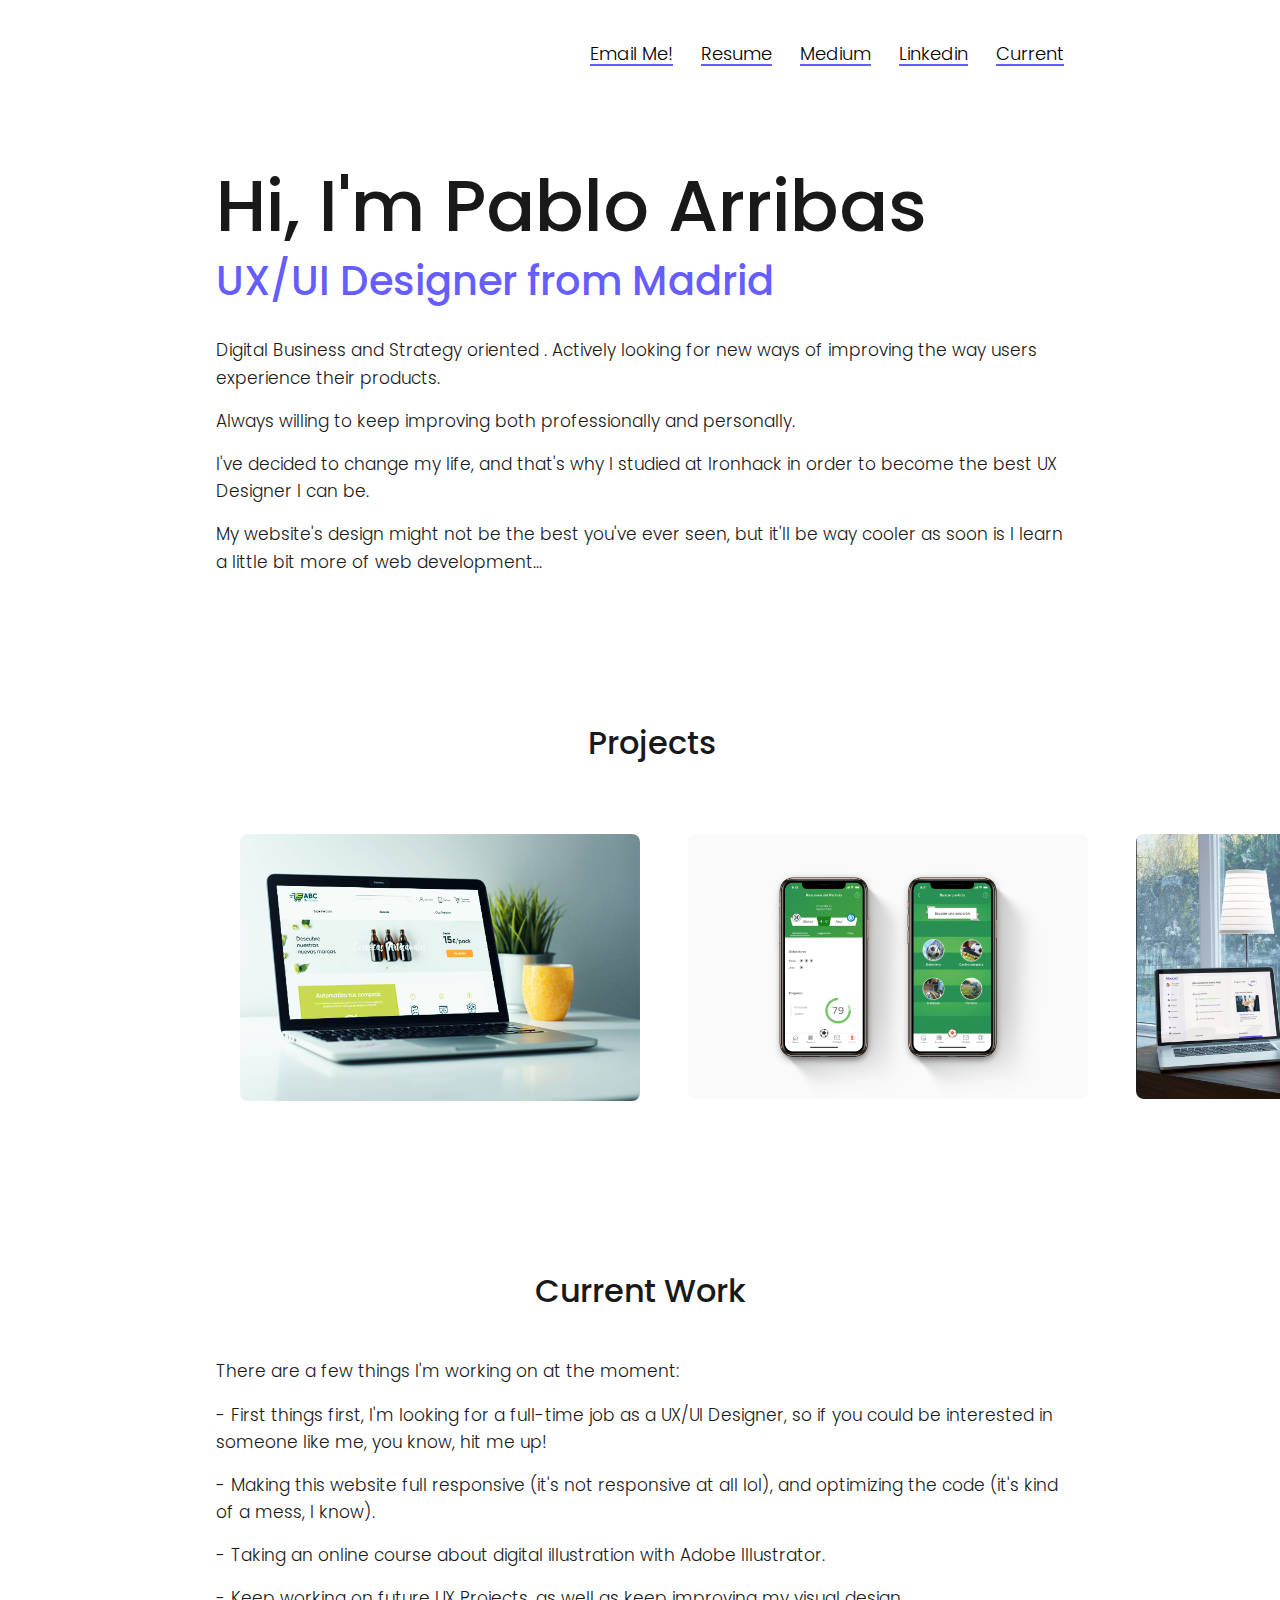
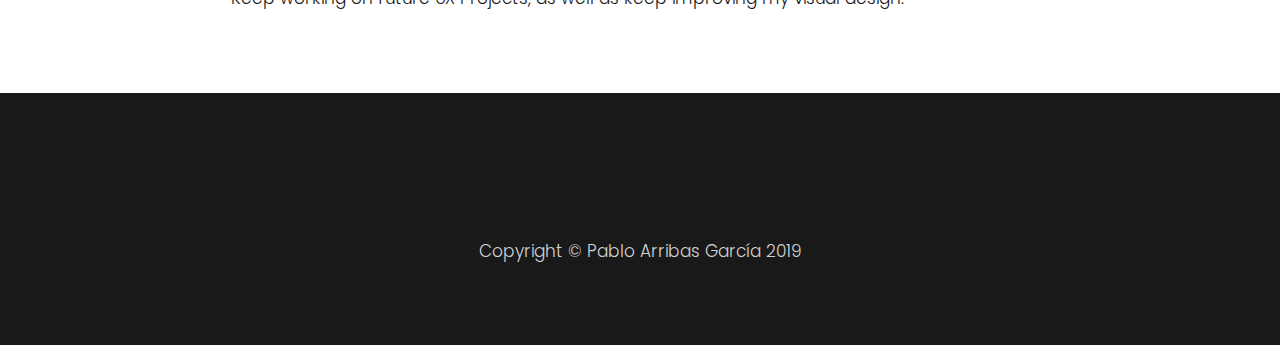
<file: index.html>
<!DOCTYPE html>
<html lang="en" dir="ltr">
  <head>
    <meta charset="utf-8">
    <link rel="stylesheet" href="https://necolas.github.io/normalize.css/8.0.1/normalize.css">
    <link href="https://fonts.googleapis.com/css?family=Poppins:300,400,500" rel="stylesheet">
    <link rel="stylesheet" href="https://use.fontawesome.com/releases/v5.8.1/css/all.css" integrity="sha384-50oBUHEmvpQ+1lW4y57PTFmhCaXp0ML5d60M1M7uH2+nqUivzIebhndOJK28anvf" crossorigin="anonymous">
    <link href="//maxcdn.bootstrapcdn.com/bootstrap/4.1.1/css/bootstrap.min.css" rel="stylesheet" id="bootstrap-css">
    <link rel="stylesheet" href="stylesheets/style.css">
    <script src="//maxcdn.bootstrapcdn.com/bootstrap/4.1.1/js/bootstrap.min.js"></script>
    <!--LINK JQUERY-->
    <script src="jquery-3.4.0.min.js"></script>
    <!--HTML-->
    <title>Pablo Arribas UX/UI Designer</title>
  </head>
  <body>
    <div class="content">
        <header>
          <nav class="in-down">
            <ul>
              <li>
                  <a href="mailto:pabloagtrece@gmail.com" class="top-menu">Email Me!</a>
              </li>
              <li class="in-down2"><a href="documents/pablo-arribas-cv.pdf" class="top-menu">Resume</a></li>
              <li class="in-down3"><a href="https://medium.com/@pabloarribas" class="top-menu">Medium</a>
              </li>
              <li class="in-down4"><a href="https://www.linkedin.com/in/pablo-arribas-garc%C3%ADa-3ab2b914b/" class="top-menu">Linkedin</a>
              </li>
              <li class="in-down5">
                <a href="#anchor2" class="top-menu">Current</a>
              </li>
            </ul>
          </nav>
        </header>
          <section class="description">
            <div class="in-up">
              <h1>Hi, I'm Pablo Arribas</h1>
              <h2 >UX/UI Designer from Madrid</h2>
              <p>Digital Business and Strategy oriented . Actively looking for new ways of improving the way users experience their products.</p>
              <p>Always willing to keep improving both professionally and personally.</p>
              <p>I've decided to change my life, and that's why I studied at Ironhack in order to become the best UX Designer I can be.</p>
              <p id="anchor1">My website's design might not be the best you've ever seen, but it'll be way cooler as soon is I learn a little bit more of web development...</p>
            </div>
          </section>
          <section class="in-up projects">
            <a href="#anchor1"><h3>Projects</h3></a>
            <div class="project-links">
              <div class="project-box abc">
                <img src="images/ABC-mockup.png">
                <div class="abc-overlay">
                  <div class="abc-medium">
                    <a href="">
                      <i class="fa fa-link"></i>
                    </a>
                    <h4>ABC Groceries</h4>
                    <p class="text-hover">UX/UI Project - Ecommerce</p>
                  </div>
                </div>
              </div>
              <div class="project-box frivals">
                <img src="images/footrivals-mockup.png" alt="">
                <div class="frivals-overlay">
                  <div class="abc-medium">
                    <a href="https://medium.com/@pabloarribas/footrivals-ux-case-study-7c8d538b57ba">
                      <i class="fa fa-link"></i>
                    </a>
                    <h4>FootRivals</h4>
                    <p class="text-hover">UX/UI Project - Football App</p>
                  </div>
                </div>
              </div>
              <div class="project-box aboard">
                <img src="images/aboard-mockup.png" alt="">
                <div class="aboard-overlay">
                  <div class="abc-medium">
                    <a href="https://medium.com/@pabloarribas/aboard-ux-case-study-483f8732cc8e">
                      <i class="fa fa-link"></i>
                    </a>
                    <h4>Aboard</h4>
                    <p class="text-hover">UX/UI Project - Onboarding Platform</p>
                  </div>
                </div>
              </div>
          </section>
          <section class="in-up footer-margin">
            <div class="current">
              <h3 id="anchor2">Current Work</h3>
            </div>
            <div>
              <p>There are a few things I'm working on at the moment:
              </p>
              <p>- First things first, I'm looking for a full-time job as a UX/UI Designer, so if you could be interested in someone like me, you know, hit me up!</p>
              <p>- Making this website full responsive (it's not responsive at all lol), and optimizing the code (it's kind of a mess, I know).</p>
              <p>- Taking an online course about digital illustration with Adobe Illustrator.</p>
              <p>- Keep working on future UX Projects, as well as keep improving my visual design.</p>
          </section>
    </div>
    <!--Footer-->
    <footer>
      <div class="col-md-12">
        <ul class="social-network social-circle">
          <li><a href="mailto:pabloagtrece@gmail.com" class="icoFacebook" title="Email me"><i class="far fa-envelope"></i></a></li>
          <li><a href="https://www.behance.net/pabloagtrece" class="icoTwitter" title="Behance"><i class="fab fa-behance"></i></a></li>
          <li><a href="https://medium.com/@pabloarribas" class="icoGoogle" title="Medium"><i class="fab fa-medium-m"></i></a>
          </li>
          <li><a href="https://www.linkedin.com/in/pablo-arribas-garc%C3%ADa-3ab2b914b/" class="icoLinkedin" title="Linkedin"><i class="fab fa-linkedin-in"></i></a></li>
        </ul>
  		</div>
      <p class="disclaimer">Copyright © Pablo Arribas García 2019</p>
    </footer>
  </body>
</html>
</file>
<file: stylesheets/style.css>
* {
  box-sizing: border-box;
}

html {
  scroll-behavior: smooth;
}

body {
  font-family: 'Poppins', sans-serif;
  display: flex;
  flex-direction: column;
  align-items: center;
  color: #FEFEFE;
  background-color: white;
}

div {
  max-width: 848px;
}

nav {
  width: 100%;
  max-width: 848px;
  display: flex;
  justify-content: flex-end;
  margin-top: 40px;
  margin-bottom: 80px;
}
li {
  display: inline-block;
}

a {
  font-size: 18px;
  color: #191919;
  font-weight: 300;
  text-decoration: none;
  margin-left: 24px;
}

h1 {
  font-size: 72px;
  color: #191919;
  font-weight: 500;
  margin: 8px 0px;
}
h2 {
  font-size: 40px;
  font-weight: 500;
  color: #665DFF;
  margin-top: 8px;
  margin-bottom: 32px;
}

h3 {
  font-size: 32px;
  color: #191919;
  font-weight: 500;
  margin-top: 48px;
  margin-bottom: 48px;
}

h4 {
  font-size: 20px;
  font-weight: 500;
  margin-bottom: 8px;
}

p {
  font-size: 17px;
  color: #191919;
  line-height: 1.6;
  font-weight: 300;
}

img {
  width: 400px;
  border-radius: 8px;
}

.nav-projects {
  transition-duration: 400ms;
}

.description {
  width: 848px;
  max-width: 848px;
}

.mainscreen {
}

.projects {
  display: flex;
  flex-direction: column;
  align-items: center;
  max-width: none;
  width: 100%;
  text-align: center;
  margin-top: 100px;
  margin-bottom: 100px;
}

.project-links {
  display: flex;
  justify-content: space-around;
  margin-right: auto;
  margin-left: auto;
}

.project-box {
  align-items: center;
  text-align: center;
  background-color: white;
  margin-bottom: 128px;
  border-radius: 8px;
  margin: 24px;
}

.medium-link {
  border: none;
  margin-left: auto;
}

.abc-overlay {
  text-align: center;
    background: #141414;
    position: relative;
    top: -271px;
    right: 0;
    bottom: 0;
    left: 0;
    width: 400px;
    height: 267px;
    opacity: 0;
    border-radius: 8px;
    transition-duration: 200ms;
    margin-bottom: -220px;
}

.frivals-overlay {
  text-align: center;
    background: #141414;
    position: relative;
    top: -271px;
    right: 0;
    bottom: 0;
    left: 0;
    width: 400px;
    height: 267px;
    opacity: 0;
    border-radius: 8px;
    transition-duration: 200ms;
    margin-bottom: -220px;
}

.aboard-overlay {
  text-align: center;
    background: #141414;
    position: relative;
    top: -271px;
    right: 0;
    bottom: 0;
    left: 0;
    width: 400px;
    height: 267px;
    opacity: 0;
    border-radius: 8px;
    transition-duration: 200ms;
    margin-bottom: -220px;
}

.aboard-overlay:hover {
  opacity: 0.8
}

.frivals-overlay:hover {
  opacity: 0.8;
}

.abc-overlay:hover {
  opacity: 0.8;
}

.abc-medium {
  text-align: center;
  padding: 80px 16px;
}

.fa-link {
font-weight: 900;
background: #f9f9f9;
border-radius: 100px;
color: #141414;
font-size: 1.3rem;
display: inline-block;
width: 3.5rem;
height: 3.5rem;
line-height: 3.5rem;
text-align: center;
text-decoration: none;
margin-bottom: 4px;
}

.text-hover {
  font-size: 16px;
  color: white;
  font-weight: 300;
}

/* List of things I'm doing */

.current {
  text-align: center;
}

.footer-margin {
  margin-bottom: 80px;
}

/* NavBar Hover Effect */

:root {
  --mainColor: #665DFF;
}

.top-menu {
  background:
     linear-gradient(
       to bottom, var(--mainColor) 0%,
       var(--mainColor) 100%
     );
    background-position: 0 100%;
    background-repeat: repeat-x;
    background-size: 2px 2px;
  color: #000;
  text-decoration: none;
  transition: background-size .2s;
}

.top-menu:hover {
  background-size: 4px 50px;
  color: white;
}

/* CSS Animations */

@-webkit-keyframes fadeInUp {
    from {
        opacity:0;
        -webkit-transform: translatey(30px);
        -moz-transform: translatey(30px);
        -o-transform: translatey(30px);
        transform: translatey(30px);
    }
    to {
        opacity:1;
        -webkit-transform: translatey(0);
        -moz-transform: translatey(0);
        -o-transform: translatey(0);
        transform: translatey(0);
    }
}
@-moz-keyframes fadeInup {
    from {
        opacity:0;
        -webkit-transform: translatey(30px);
        -moz-transform: translatey(30px);
        -o-transform: translatey(30px);
        transform: translatey(30px);
    }
    to {
        opacity:1;
        -webkit-transform: translatey(0);
        -moz-transform: translatey(0);
        -o-transform: translatey(0);
        transform: translatey(0);
    }
}
@keyframes fadeInUp {
    from {
        opacity:0;
        -webkit-transform: translatey(30px);
        -moz-transform: translatey(30px);
        -o-transform: translatey(30px);
        transform: translatey(30px);
    }
    to {
        opacity:1;
        -webkit-transform: translatey(0);
        -moz-transform: translatey(0);
        -o-transform: translatey(0);
        transform: translatey(0);
    }
}
.in-up {
    -webkit-animation-name: fadeInUp;
    -moz-animation-name: fadeInUp;
    -o-animation-name: fadeInUp;
    animation-name: fadeInUp;
    -webkit-animation-fill-mode: both;
    -moz-animation-fill-mode: both;
    -o-animation-fill-mode: both;
    animation-fill-mode: both;
    -webkit-animation-duration: 1s;
    -moz-animation-duration: 1s;
    -o-animation-duration: 1s;
    animation-duration: 1s;
    animation-delay: 1.1s;
    -moz-animation-delay: 1.1s;
}

@-webkit-keyframes fadeInDown {
    from {
        opacity:0;
        -webkit-transform: translatey(-20px);
        -moz-transform: translatey(-20px);
        -o-transform: translatey(-20px);
        transform: translatey(-20px);
    }
    to {
        opacity:1;
        -webkit-transform: translatey(0);
        -moz-transform: translatey(0);
        -o-transform: translatey(0);
        transform: translatey(0);
    }
}
@-moz-keyframes fadeInDown {
    from {
        opacity:0;
        -webkit-transform: translatey(-20px);
        -moz-transform: translatey(-20px);
        -o-transform: translatey(-20px);
        transform: translatey(-20px);
    }
    to {
        opacity:1;
        -webkit-transform: translatey(0);
        -moz-transform: translatey(0);
        -o-transform: translatey(0);
        transform: translatey(0);
    }
}
@keyframes fadeInDown {
    from {
        opacity:0;
        -webkit-transform: translatey(-20px);
        -moz-transform: translatey(-20px);
        -o-transform: translatey(-20px);
        transform: translatey(-20px);
    }
    to {
        opacity:1;
        -webkit-transform: translatey(0);
        -moz-transform: translatey(0);
        -o-transform: translatey(0);
        transform: translatey(0);
    }
}
.in-down {
    -webkit-animation-name: fadeInDown;
    -moz-animation-name: fadeInDown;
    -o-animation-name: fadeInDown;
    animation-name: fadeInDown;
    -webkit-animation-fill-mode: both;
    -moz-animation-fill-mode: both;
    -o-animation-fill-mode: both;
    animation-fill-mode: both;
    -webkit-animation-duration: 1s;
    -moz-animation-duration: 1s;
    -o-animation-duration: 1s;
    animation-duration: 1s;
    animation-delay: 400ms;
    -moz-animation-delay: 400ms;
}

.in-down2 {
    -webkit-animation-name: fadeInDown;
    -moz-animation-name: fadeInDown;
    -o-animation-name: fadeInDown;
    animation-name: fadeInDown;
    -webkit-animation-fill-mode: both;
    -moz-animation-fill-mode: both;
    -o-animation-fill-mode: both;
    animation-fill-mode: both;
    -webkit-animation-duration: 1s;
    -moz-animation-duration: 1s;
    -o-animation-duration: 1s;
    animation-duration: 1s;
    animation-delay: 600ms;
    -moz-animation-delay: 600ms;
}

.in-down3 {
    -webkit-animation-name: fadeInDown;
    -moz-animation-name: fadeInDown;
    -o-animation-name: fadeInDown;
    animation-name: fadeInDown;
    -webkit-animation-fill-mode: both;
    -moz-animation-fill-mode: both;
    -o-animation-fill-mode: both;
    animation-fill-mode: both;
    -webkit-animation-duration: 1s;
    -moz-animation-duration: 1s;
    -o-animation-duration: 1s;
    animation-duration: 1s;
    animation-delay: 800ms;
    -moz-animation-delay: 800ms;
}

.in-down4 {
    -webkit-animation-name: fadeInDown;
    -moz-animation-name: fadeInDown;
    -o-animation-name: fadeInDown;
    animation-name: fadeInDown;
    -webkit-animation-fill-mode: both;
    -moz-animation-fill-mode: both;
    -o-animation-fill-mode: both;
    animation-fill-mode: both;
    -webkit-animation-duration: 1s;
    -moz-animation-duration: 1s;
    -o-animation-duration: 1s;
    animation-duration: 1s;
    animation-delay: 1s;
    -moz-animation-delay: 1s;
}

.in-down5 {
    -webkit-animation-name: fadeInDown;
    -moz-animation-name: fadeInDown;
    -o-animation-name: fadeInDown;
    animation-name: fadeInDown;
    -webkit-animation-fill-mode: both;
    -moz-animation-fill-mode: both;
    -o-animation-fill-mode: both;
    animation-fill-mode: both;
    -webkit-animation-duration: 1s;
    -moz-animation-duration: 1s;
    -o-animation-duration: 1s;
    animation-duration: 1s;
    animation-delay: 1.2s;
    -moz-animation-delay: 1.2s;
}

@-webkit-keyframes fadeInLeft {
    from {
        opacity:0;
        -webkit-transform: translatex(-10px);
        -moz-transform: translatex(-10px);
        -o-transform: translatex(-10px);
        transform: translatex(-10px);
    }
    to {
        opacity:1;
        -webkit-transform: translatex(0);
        -moz-transform: translatex(0);
        -o-transform: translatex(0);
        transform: translatex(0);
    }
}
@-moz-keyframes fadeInLeft {
    from {
        opacity:0;
        -webkit-transform: translatex(-10px);
        -moz-transform: translatex(-10px);
        -o-transform: translatex(-10px);
        transform: translatex(-10px);
    }
    to {
        opacity:1;
        -webkit-transform: translatex(0);
        -moz-transform: translatex(0);
        -o-transform: translatex(0);
        transform: translatex(0);
    }
}
@keyframes fadeInLeft {
    from {
        opacity:0;
        -webkit-transform: translatex(-100px);
        -moz-transform: translatex(-100px);
        -o-transform: translatex(-100px);
        transform: translatex(-100px);
    }
    to {
        opacity:1;
        -webkit-transform: translatex(0);
        -moz-transform: translatex(0);
        -o-transform: translatex(0);
        transform: translatex(0);
    }
}
.in-left {
    -webkit-animation-name: fadeInLeft;
    -moz-animation-name: fadeInLeft;
    -o-animation-name: fadeInLeft;
    animation-name: fadeInLeft;
    -webkit-animation-fill-mode: both;
    -moz-animation-fill-mode: both;
    -o-animation-fill-mode: both;
    animation-fill-mode: both;
    -webkit-animation-duration: 1s;
    -moz-animation-duration: 1s;
    -o-animation-duration: 1s;
    animation-duration: 1s;
    -webkit-animation-delay: 1s;
    -moz-animation-delay: 1s;
    -o-animation-duration:1s;
    animation-delay: 1s;
}

/* Footer CSS */

ul.social-network {
	list-style: none;
	display: inline;
	margin-left:0 !important;
	padding: 0;
}
ul.social-network li {
	display: inline;
	margin: 0 5px;
}

footer {
  width: 100%;
  background-color: #191919;
  padding-top: 64px;
  padding-bottom: 64px;
  text-align: center;
}

.col-md-12 {
  margin-left: auto;
  margin-right: auto;
}

.disclaimer {
  font-weight: 300;
  color: #D3D3D3;
  padding-top: 24px;
}


/* footer social icons */
.social-network a.icoRss:hover {
	background-color: #F56505;
}
.social-network a.icoFacebook:hover {
	background-color:#665DFF;
}
.social-network a.icoTwitter:hover {
	background-color:#0057ff;
}
.social-network a.icoGoogle:hover {
	background-color:#000000;
}
.social-network a.icoVimeo:hover {
	background-color:#000000;
}
.social-network a.icoLinkedin:hover {
	background-color:#007bb7;
}
.social-network a.icoRss:hover i, .social-network a.icoFacebook:hover i, .social-network a.icoTwitter:hover i,
.social-network a.icoGoogle:hover i, .social-network a.icoVimeo:hover i, .social-network a.icoLinkedin:hover i {
	color:#fff;
}
a.socialIcon:hover, .socialHoverClass {
	color:#44BCDD;
}

.social-circle li a {
	display:inline-block;
	position:relative;
	margin:0 auto 0 auto;
	-moz-border-radius:50%;
	-webkit-border-radius:50%;
	border-radius:50%;
	text-align:center;
	width: 50px;
	height: 50px;
	font-size:20px;
}
.social-circle li i {
	margin:0;
	line-height:50px;
	text-align: center;
}

.social-circle li a:hover i, .triggeredHover {
	-moz-transform: rotate(360deg);
	-webkit-transform: rotate(360deg);
	-ms--transform: rotate(360deg);
	transform: rotate(360deg);
	-webkit-transition: all 0.4s;
	-moz-transition: all 0.4s;
	-o-transition: all 0.4s;
	-ms-transition: all 0.4s;
	transition: all 0.4s;
}
.social-circle i {
	color: #fff;
	-webkit-transition: all 0.8s;
	-moz-transition: all 0.8s;
	-o-transition: all 0.8s;
	-ms-transition: all 0.8s;
	transition: all 0.8s;
}

/* Testing cards */
</file>
